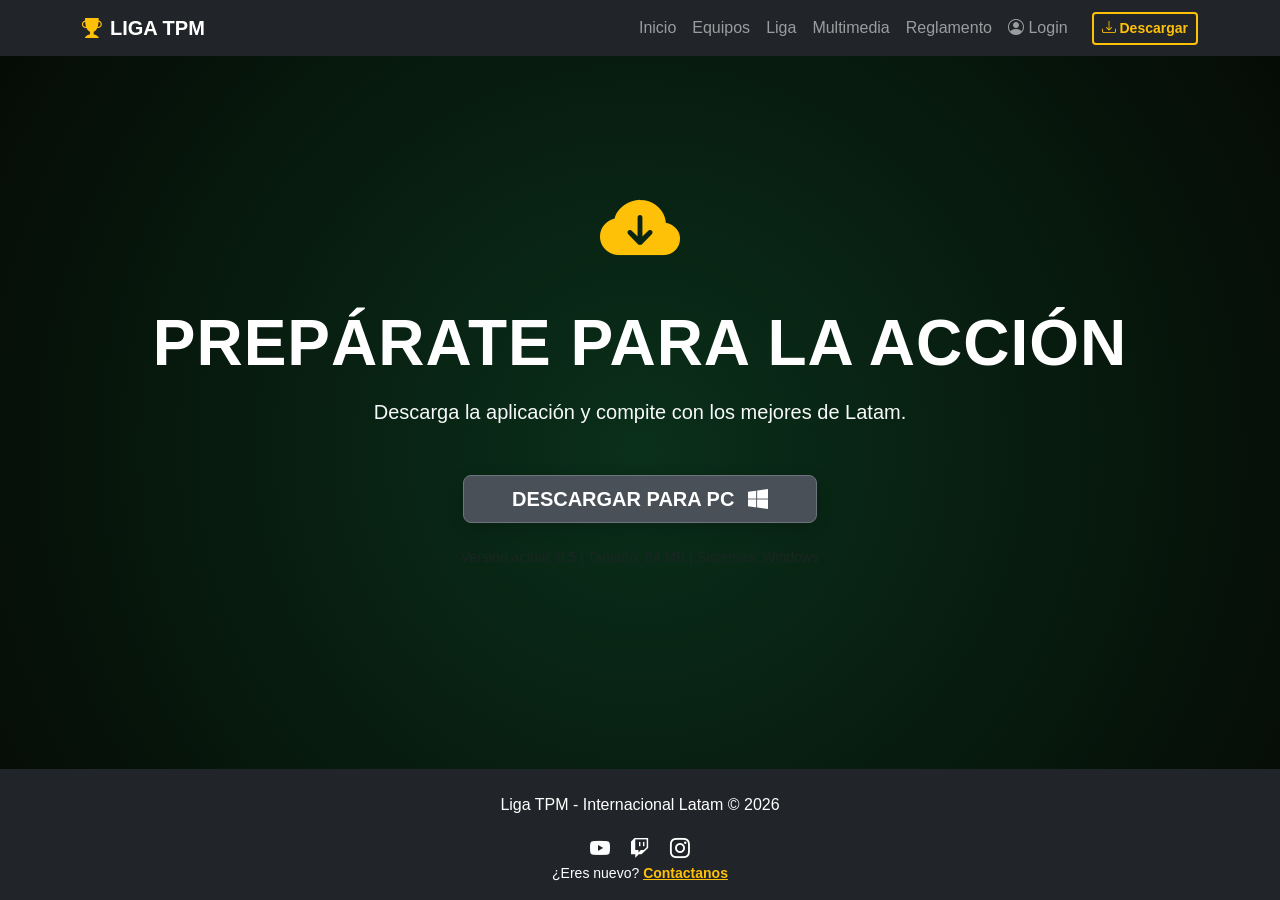
<file: frontend/src/download.html>
<!DOCTYPE html>
<html lang="es">
<head>
    <meta charset="UTF-8">
    <meta name="viewport" content="width=device-width, initial-scale=1.0">
    <title>Descargar - LigaTPM</title>
    <link href="https://cdn.jsdelivr.net/npm/bootstrap@5.0.2/dist/css/bootstrap.min.css" rel="stylesheet">
    <link rel="stylesheet" href="https://cdn.jsdelivr.net/npm/bootstrap-icons@1.8.3/font/bootstrap-icons.css">
    <link rel="stylesheet" href="css/estilos.css">
</head>
<body >

    <!-- Menú de Navegación (Header)  -->
    <nav class="navbar navbar-expand-lg navbar-dark bg-dark fixed-top">
        <div class="container">
            <!-- Logo de la Liga / Botón Inicio -->
            <a class="navbar-brand d-flex align-items-center" href="index.html">
                <i class="bi bi-trophy-fill me-2 text-warning"></i>
                <span class="fw-bold">LIGA TPM</span>
            </a>
            
            <!-- Botón Hamburguesa para Móviles  -->
            <button class="navbar-toggler" type="button" data-bs-toggle="collapse" data-bs-target="#navMenu" aria-controls="navMenu" aria-expanded="false" aria-label="Toggle navigation">
                <span class="navbar-toggler-icon"></span>
            </button>
            <!-- Secciones del Menú  -->
            <div class="collapse navbar-collapse" id="navMenu">
                <ul class="navbar-nav ms-auto mb-2 mb-lg-0 align-items-center">
                    <li class="nav-item">
                        <a class="nav-link " href="index.html">Inicio</a>
                    </li>
                    <li class="nav-item">
                        <a class="nav-link" href="equipos.html">Equipos</a>
                    </li>
                    <li class="nav-item">
                        <a class="nav-link" href="posiciones.html">Liga</a>
                    </li>
                    <li class="nav-item">
                        <a class="nav-link" href="multimedia.html">Multimedia</a>
                    </li>
                    <li class="nav-item">
                        <a class="nav-link" href="reglamento.html">Reglamento</a>
                    </li>
                    <li class="nav-item ">
                        <a class="nav-link" href="login.html">
                            <i class="bi bi-person-circle"></i> Login
                        </a>
                    </li>
                    <!-- Botón de Descargar con formato especial  -->
                    <li class="nav-item ms-lg-3">
                        <a class="btn btn-outline-warning btn-sm" href="download.html">
                            <i class="bi bi-download"></i> Descargar
                        </a>
                    </li>
                </ul>
            </div>
        </div>
    </nav>
    
    <main class="container d-flex align-items-center justify-content-center" style="min-height: 85vh;">
        <div class="text-center">
            <!-- Animación de entrada para el icono -->
            <div class="mb-4 animacion-vuelo">
                <i class="bi bi-cloud-arrow-down-fill text-warning display-1"></i>
            </div>
            
            <h1 class="display-3 fw-bold mb-3">Prepárate para la Acción</h1>
            <p class="lead mb-5 text-light">Descarga la aplicación y compite con los mejores de Latam.</p>
            <!-- Botón con Transiciones y Efectos de Sombra -->
            <div class="d-grid gap-3 d-sm-flex justify-content-sm-center">
                <a href="https://tpm-football.itch.io/tpm" class="btn btn-warning btn-lg px-5 fw-bold boton-descarga">
                    DESCARGAR PARA PC <i class="bi bi-windows ms-2"></i>
                </a>
            </div>
            <p class="mt-4 text-muted small">Versión actual: 0.5 | Tamaño: 84 MB | Sistemas: Windows </p>
        </div>
    </main>

    <footer class="bg-dark text-white pt-4 pb-2 mt-auto">
        <div class="container text-center">
            <p>Liga TPM - Internacional Latam &copy; 2026</p>
            <div class="mb-2">
                <a href="https://www.youtube.com/@TPMFootball/featured" class="text-white me-3 fs-5"><i class="bi bi-youtube"></i></a>
                <a href="https://www.twitch.tv/ligatpm" class="text-white me-3 fs-5"><i class="bi bi-twitch"></i></a>
                <a href="https://www.instagram.com/ligatpm" class="text-white fs-5"><i class="bi bi-instagram"></i></a>
                <p class="small mb-0 text-white">¿Eres nuevo? <a href="registro.html" class="fw-bold text-warning">Contactanos</a></p>
            </div>
        </div>
    </footer>

    <script src="https://cdn.jsdelivr.net/npm/bootstrap@5.0.2/dist/js/bootstrap.bundle.min.js"></script>
</body>
</html>
</file>
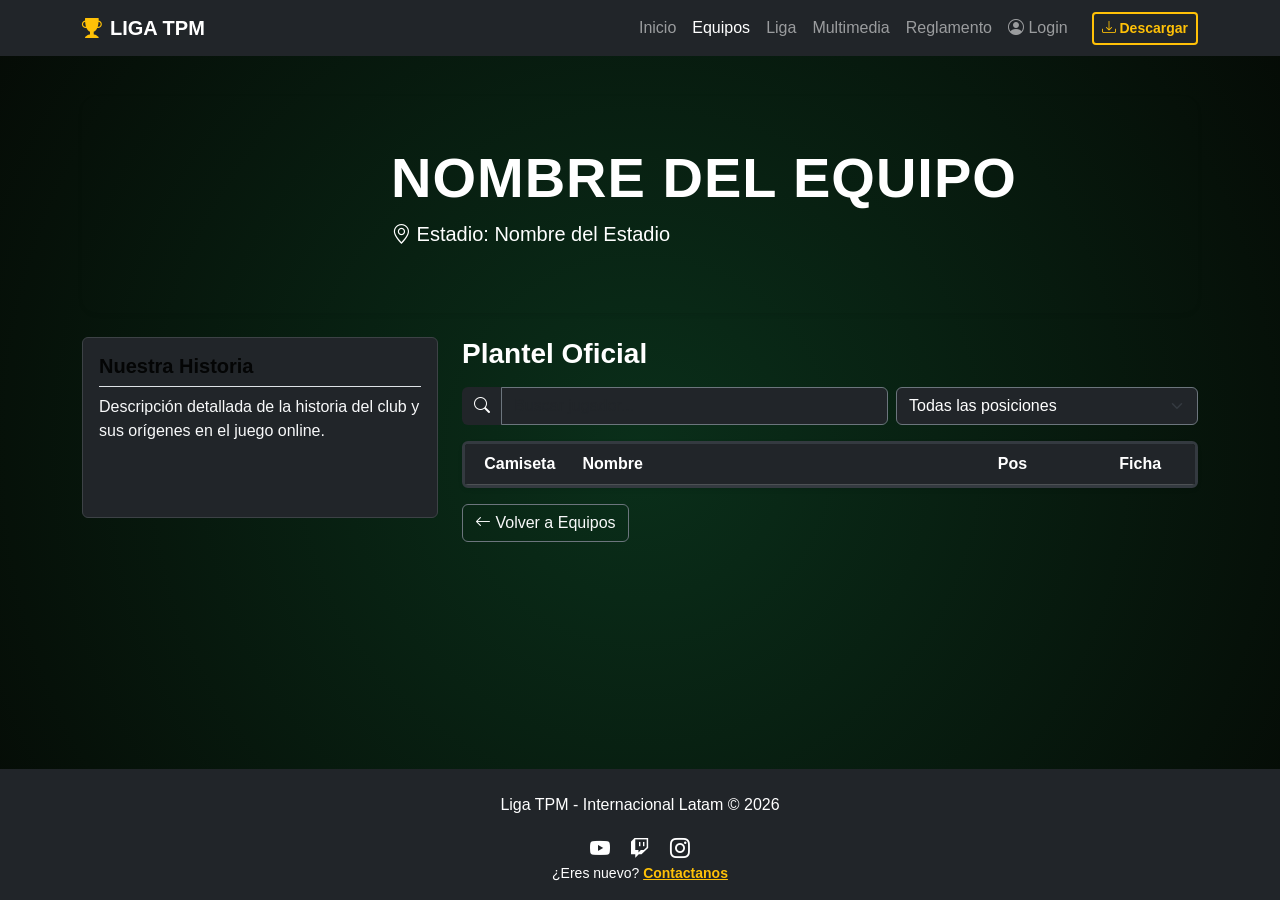
<file: frontend/src/equipo_detalle.html>
<!DOCTYPE html>
<html lang="es">
<head>
    <meta charset="UTF-8">
    <meta name="viewport" content="width=device-width, initial-scale=1.0">
    <title>Detalle del Equipo - LigaTPM</title>
    <link href="https://cdn.jsdelivr.net/npm/bootstrap@5.0.2/dist/css/bootstrap.min.css" rel="stylesheet">
    <link rel="stylesheet" href="https://cdn.jsdelivr.net/npm/bootstrap-icons@1.8.3/font/bootstrap-icons.css">
    <link rel="stylesheet" href="css/estilos.css">
</head>
<body>
        <!-- Menú de Navegación (Header)  -->
    <nav class="navbar navbar-expand-lg navbar-dark bg-dark fixed-top">
        <div class="container">
            <!-- Logo de la Liga / Botón Inicio -->
            <a class="navbar-brand d-flex align-items-center" href="index.html">
                <i class="bi bi-trophy-fill me-2 text-warning"></i>
                <span class="fw-bold">LIGA TPM</span>
            </a>
            
            <!-- Botón Hamburguesa para Móviles  -->
            <button class="navbar-toggler" type="button" data-bs-toggle="collapse" data-bs-target="#navMenu" aria-controls="navMenu" aria-expanded="false" aria-label="Toggle navigation">
                <span class="navbar-toggler-icon"></span>
            </button>
            <!-- Secciones del Menú  -->
            <div class="collapse navbar-collapse" id="navMenu">
                <ul class="navbar-nav ms-auto mb-2 mb-lg-0 align-items-center">
                    <li class="nav-item">
                        <a class="nav-link " href="index.html">Inicio</a>
                    </li>
                    <li class="nav-item">
                        <a class="nav-link active" href="equipos.html">Equipos</a>
                    </li>
                    <li class="nav-item">
                        <a class="nav-link" href="posiciones.html">Liga</a>
                    </li>
                    <li class="nav-item">
                        <a class="nav-link" href="multimedia.html">Multimedia</a>
                    </li>
                    <li class="nav-item">
                        <a class="nav-link" href="reglamento.html">Reglamento</a>
                    </li>
                    <li class="nav-item">
                        <a class="nav-link" href="login.html">
                            <i class="bi bi-person-circle"></i> Login
                        </a>
                    </li>
                    <!-- Botón de Descargar con formato especial  -->
                    <li class="nav-item ms-lg-3">
                        <a class="btn btn-outline-warning btn-sm" href="download.html">
                            <i class="bi bi-download"></i> Descargar
                        </a>
                    </li>
                </ul>
            </div>
        </div>
    </nav>
    <!-- Header compartido  -->

    <main class="container my-5 pt-5 mt-5">
        <!-- Banner de Identidad del Club -->
        <section id="info-club" class="p-5 mb-4 rounded-3 shadow-sm text-white">
            <div class="row align-items-center">
                <div class="col-md-3 text-center">
                    <div id="escudo-detalle"> </div>
                </div>
                <div class="col-md-9">
                    <h1 id="nombre-equipo" class="display-4 fw-bold">Nombre del Equipo</h1>
                    <p id="estadio-equipo" class="lead"><i class="bi bi-geo-alt"></i> Estadio: Nombre del Estadio</p>
                </div>
            </div>
        </section>
        <div class="row">
            <!-- Historia del Club -->
            <article class="col-lg-4 mb-4">
                <div class="card h-100 border-0 bg-light p-3">
                    <h3 class="h5 fw-bold border-bottom pb-2 texto-negro">Nuestra Historia</h3>
                    <p id="historia-texto" class="texto-negro">Descripción detallada de la historia del club y sus orígenes en el juego online.</p>
                </div>
            </article>
            <!-- Roster / Plantilla de Jugadores -->
           <section class="col-lg-8">
    <h3 class="fw-bold mb-3">Plantel Oficial</h3>

    <div class="row g-2 mb-3">
        <div class="col-12 col-md-7">
            <div class="input-group">
                <span class="input-group-text bg-dark text-white border-secondary"><i class="bi bi-search"></i></span>
                <input type="text" id="buscador-jugador" 
                       class="form-control bg-dark text-white border-secondary" 
                       placeholder="Buscar jugador..." onkeyup="buscarJugador()">
            </div>
        </div>
        <div class="col-12 col-md-5">
            <select id="filtro-posicion" class="form-select bg-dark text-white border-secondary" onchange="buscarJugador()">
                <option value="TODOS">Todas las posiciones</option>
                <option value="PO">Porteros (PO)</option>
                <option value="DF">Defensas (DF)</option>
                <option value="MC">Mediocampistas (MC)</option>
                <option value="DL">Delanteros (DL)</option>
            </select>
        </div>
    </div>

    <div id="mensaje-error" class="alert alert-danger d-none mt-2" role="alert">
        <i class="bi bi-exclamation-triangle-fill"></i> El jugador no existe o no hay jugadores en esa posición.
    </div>

    <div class="table-responsive shadow-sm rounded">
        <table class="table table-hover align-middle mb-0">
            <thead class="table-dark">
                <tr>
                    <th class="text-center" style="width: 15%;">Camiseta</th>
                    <th style="width: 50%;">Nombre</th>
                    <th class="text-center" style="width: 20%;">Pos</th>
                    <th class="text-center" style="width: 15%;">Ficha</th>
                </tr>
            </thead>
            <tbody id="tabla-plantilla">
                </tbody>
        </table>
    </div>

    <a href="equipos.html" class="btn btn-outline-secondary mt-3 texto-blanco">
        <i class="bi bi-arrow-left text-blanco"></i> Volver a Equipos
    </a>
</section>
        </div>

    <div class="modal fade" id="modalFicha" tabindex="-1" aria-hidden="true">
        <div class="modal-dialog modal-dialog-centered">
            <div class="modal-content bg-dark text-white border-info">
                <div class="modal-header border-secondary">
                    <h5 class="modal-title" id="tituloModal">Ficha Técnica</h5>
                    <button type="button" class="btn-close btn-close-white" data-bs-dismiss="modal"></button>
                </div>
                <div class="modal-body p-4" id="cuerpoModal">
                    </div>
                <div class="modal-footer border-secondary">
                    <button type="button" class="btn btn-secondary" data-bs-dismiss="modal">Cerrar</button>
                </div>
            </div>
        </div>
    </div>

    </main>

    <footer class="bg-dark text-white pt-4 pb-2 mt-auto">
        <div class="container text-center">
            <p>Liga TPM - Internacional Latam &copy; 2026</p>
            <div class="mb-2">
                <a href="https://www.youtube.com/@TPMFootball/featured" class="text-white me-3 fs-5"><i class="bi bi-youtube"></i></a>
                <a href="https://www.twitch.tv/ligatpm" class="text-white me-3 fs-5"><i class="bi bi-twitch"></i></a>
                <a href="https://www.instagram.com/ligatpm" class="text-white fs-5"><i class="bi bi-instagram"></i></a>
                <p class="small mb-0 text-white">¿Eres nuevo? <a href="registro.html" class="fw-bold text-warning">Contactanos</a></p>
            </div>
        </div>
    </footer>

    <script src="https://cdn.jsdelivr.net/npm/bootstrap@5.0.2/dist/js/bootstrap.bundle.min.js"></script>
    <script src="js/main.js"></script>
</body>
</html>
</file>
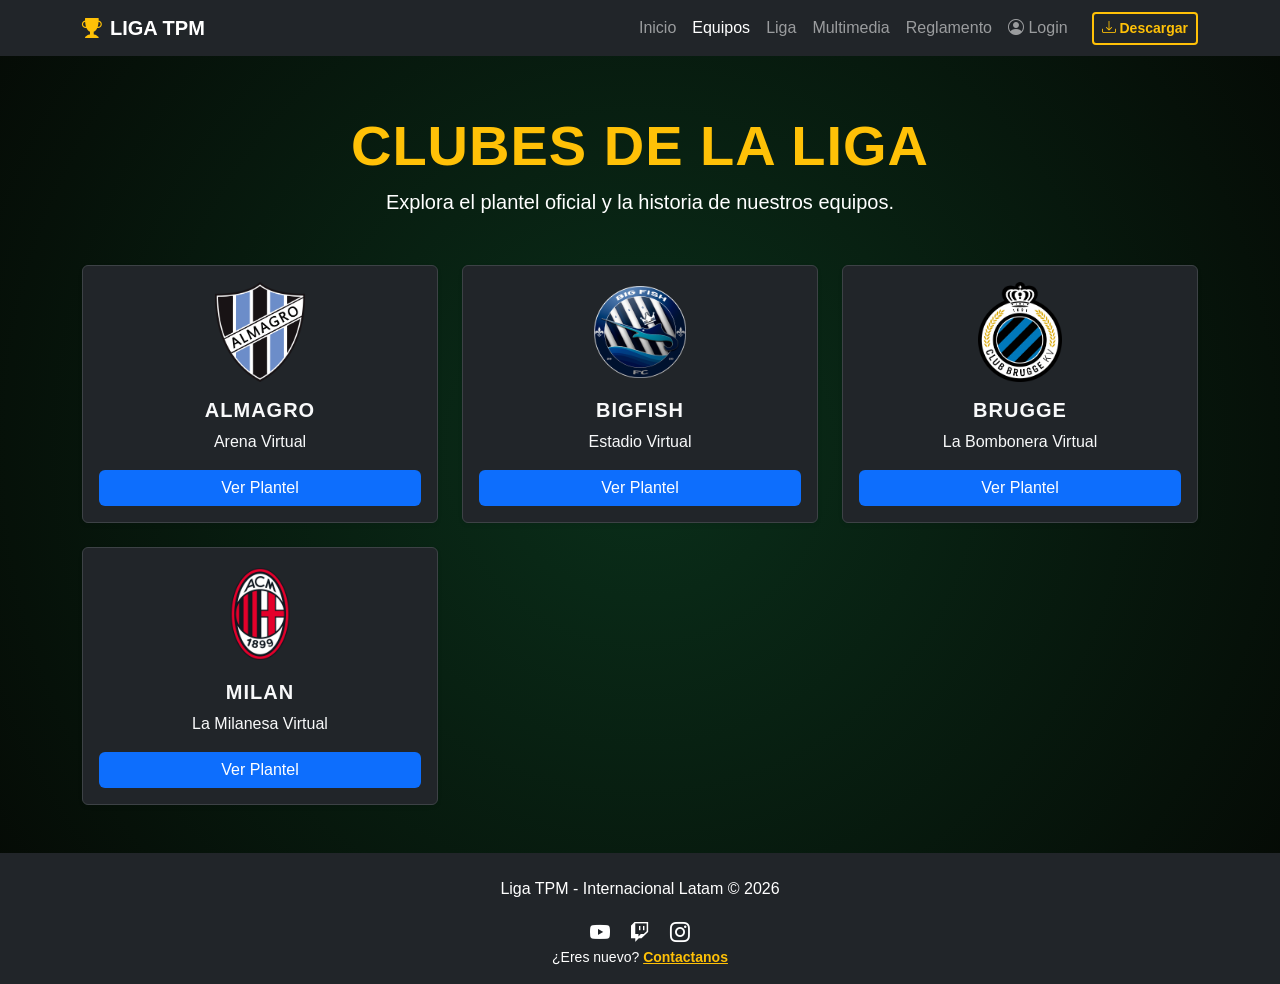
<file: frontend/src/equipos.html>
<!DOCTYPE html>
<html lang="es">
<head>
    <meta charset="UTF-8">
    <meta name="viewport" content="width=device-width, initial-scale=1.0">
    <title>Equipos - LigaTPM</title>
    <link href="https://cdn.jsdelivr.net/npm/bootstrap@5.0.2/dist/css/bootstrap.min.css" rel="stylesheet">
    <link rel="stylesheet" href="https://cdn.jsdelivr.net/npm/bootstrap-icons@1.8.3/font/bootstrap-icons.css">
    <link rel="stylesheet" href="css/estilos.css">
</head>
<body class="d-flex flex-column min-vh-100">

    <nav class="navbar navbar-expand-lg navbar-dark bg-dark fixed-top">
        <div class="container">
            <a class="navbar-brand d-flex align-items-center" href="index.html">
                <i class="bi bi-trophy-fill me-2 text-warning"></i>
                <span class="fw-bold">LIGA TPM</span>
            </a>
            <button class="navbar-toggler" type="button" data-bs-toggle="collapse" data-bs-target="#navMenu">
                <span class="navbar-toggler-icon"></span>
            </button>
            <div class="collapse navbar-collapse" id="navMenu">
                <ul class="navbar-nav ms-auto mb-2 mb-lg-0 align-items-center">
                    <li class="nav-item"><a class="nav-link" href="index.html">Inicio</a></li>
                    <li class="nav-item"><a class="nav-link active" href="equipos.html">Equipos</a></li>
                    <li class="nav-item"><a class="nav-link" href="posiciones.html">Liga</a></li>
                    <li class="nav-item"><a class="nav-link" href="multimedia.html">Multimedia</a></li>
                    <li class="nav-item"><a class="nav-link" href="reglamento.html">Reglamento</a></li>
                    <li class="nav-item">
                        <a class="nav-link" href="login.html"><i class="bi bi-person-circle"></i> Login</a>
                    </li>
                    <li class="nav-item ms-lg-3">
                        <a class="btn btn-outline-warning btn-sm" href="download.html">
                            <i class="bi bi-download"></i> Descargar
                        </a>
                    </li>
                </ul>
            </div>
        </div>
    </nav>

    <main class="container mt-5 pt-5 flex-grow-1">
        
        <header class="text-center mb-5 mt-3">
            <h1 class="display-4 fw-bold color-liga ">Clubes de la Liga</h1>
            <p class="lead ">Explora el plantel oficial y la historia de nuestros equipos.</p>
        </header>

        <section id="contenedor-equipos" class="row row-cols-1 row-cols-md-3 g-4 mb-5">
            </section>
    </main>

    <footer class="bg-dark text-white pt-4 pb-2 mt-auto">
        <div class="container text-center">
            <p>Liga TPM - Internacional Latam &copy; 2026</p>
            <div class="mb-2">
                <a href="https://www.youtube.com/@TPMFootball/featured" class="text-white me-3 fs-5"><i class="bi bi-youtube"></i></a>
                <a href="https://www.twitch.tv/ligatpm" class="text-white me-3 fs-5"><i class="bi bi-twitch"></i></a>
                <a href="https://www.instagram.com/ligatpm" class="text-white fs-5"><i class="bi bi-instagram"></i></a>
                <p class="small mb-0 text-white">¿Eres nuevo? <a href="registro.html" class="fw-bold text-warning">Contactanos</a></p>
            </div>
        </div>
    </footer>

    <script src="https://cdn.jsdelivr.net/npm/bootstrap@5.0.2/dist/js/bootstrap.bundle.min.js"></script>
    <script src="js/main.js"></script>
</body>
</html>
</file>
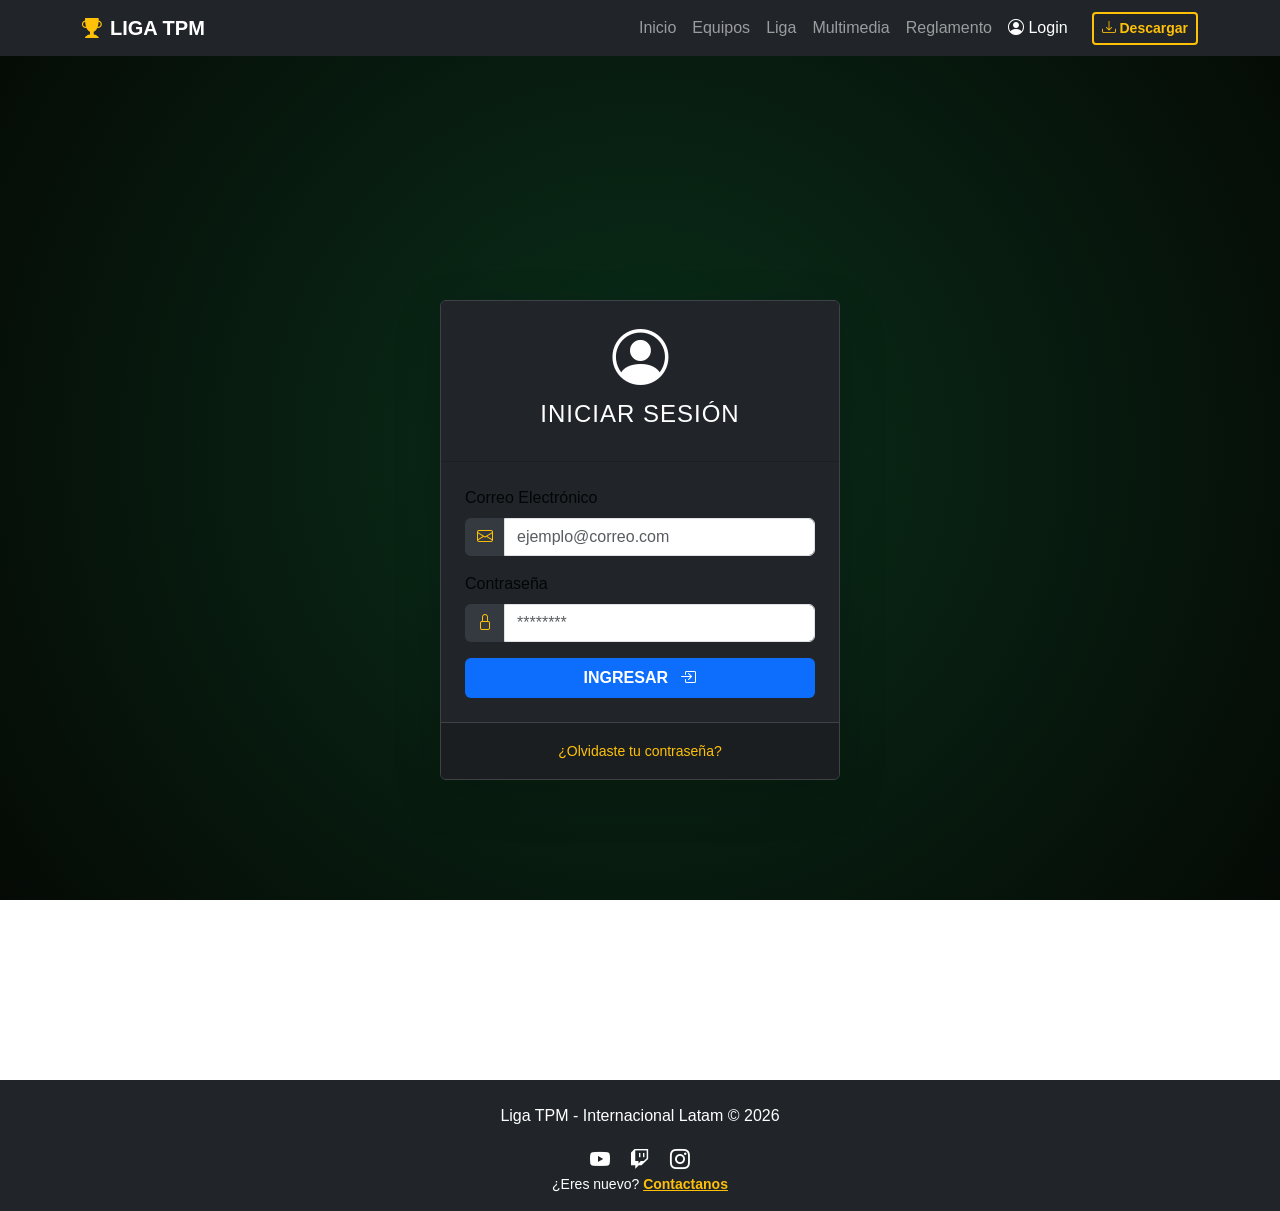
<file: frontend/src/login.html>
<!DOCTYPE html>
<html lang="es">
<head>
    <meta charset="UTF-8">
    <meta name="viewport" content="width=device-width, initial-scale=1.0">
    <title>Login - LigaTPM</title>
    <link href="https://cdn.jsdelivr.net/npm/bootstrap@5.0.2/dist/css/bootstrap.min.css" rel="stylesheet">
    <link rel="stylesheet" href="https://cdn.jsdelivr.net/npm/bootstrap-icons@1.8.3/font/bootstrap-icons.css">
    <link rel="stylesheet" href="css/estilos.css">
</head>
<body class="d-flex flex-column min-vh-100">


        <!-- Menú de Navegación (Header)  -->
    <nav class="navbar navbar-expand-lg navbar-dark bg-dark fixed-top">
        <div class="container">
            <!-- Logo de la Liga / Botón Inicio -->
            <a class="navbar-brand d-flex align-items-center" href="index.html">
                <i class="bi bi-trophy-fill me-2 text-warning"></i>
                <span class="fw-bold">LIGA TPM</span>
            </a>
            
            <!-- Botón Hamburguesa para Móviles  -->
            <button class="navbar-toggler" type="button" data-bs-toggle="collapse" data-bs-target="#navMenu" aria-controls="navMenu" aria-expanded="false" aria-label="Toggle navigation">
                <span class="navbar-toggler-icon"></span>
            </button>
            <!-- Secciones del Menú  -->
            <div class="collapse navbar-collapse" id="navMenu">
                <ul class="navbar-nav ms-auto mb-2 mb-lg-0 align-items-center">
                    <li class="nav-item">
                        <a class="nav-link " href="index.html">Inicio</a>
                    </li>
                    <li class="nav-item">
                        <a class="nav-link" href="equipos.html">Equipos</a>
                    </li>
                    <li class="nav-item">
                        <a class="nav-link" href="posiciones.html">Liga</a>
                    </li>
                    <li class="nav-item">
                        <a class="nav-link" href="multimedia.html">Multimedia</a>
                    </li>
                    <li class="nav-item">
                        <a class="nav-link" href="reglamento.html">Reglamento</a>
                    </li>
                    <li class="nav-item ">
                        <a class="nav-link active" href="login.html">
                            <i class="bi bi-person-circle"></i> Login
                        </a>
                    </li>
                    <!-- Botón de Descargar con formato especial  -->
                    <li class="nav-item ms-lg-3">
                        <a class="btn btn-outline-warning btn-sm" href="download.html">
                            <i class="bi bi-download"></i> Descargar
                        </a>
                    </li>
                </ul>
            </div>
        </div>
    </nav>
    
    <main class="container d-flex align-items-center justify-content-center" style="min-height: 120vh;">
        
        <div class="card shadow-lg border-" style="max-width: 400px; width: 100%;">
            <div class="card-header bg-dark text-white text-center py-4">
                <i class="bi bi-person-circle display-4"></i>
                <h2 class="mt-2 h4">Iniciar Sesión</h2>
            </div>
            <div class="card-body p-4">
                <form id="formLogin" novalidate>
                    <div class="mb-3">
                        <label for="email" class="form-label texto-negro">Correo Electrónico</label>
                        <div class="input-group">
                            <span class="input-group-text"><i class="bi bi-envelope"></i></span>
                            <input type="email" class="form-control" id="email" placeholder="ejemplo@correo.com" required>
                        </div>
                        <div id="errorEmail" class="text-danger small mt-1 d-none"> </div>
                    </div>
                    
                    <div class="mb-3">
                        <label for="password" class="form-label texto-negro">Contraseña</label>
                        <div class="input-group">
                            <span class="input-group-text"><i class="bi bi-lock"></i></span>
                            <input type="password" class="form-control" id="password" placeholder="********" required>
                        </div>
                        <div id="errorPass" class="text-danger small mt-1 d-none"></div>
                    </div>

                    <button type="submit" class="btn btn-primary w-100 fw-bold py-2">
                        INGRESAR <i class="bi bi-box-arrow-in-right ms-2"></i>
                    </button>
                </form>
            </div>
            <div class="card-footer text-center py-3 bg-dark border-top border-secondary">
                <a href="#" class="text-decoration-none small text-warning">¿Olvidaste tu contraseña?</a>
            </div>
        </div>
    </main>

    <footer class="bg-dark text-white pt-4 pb-2 mt-auto">
        <div class="container text-center">
            <p>Liga TPM - Internacional Latam &copy; 2026</p>
            <div class="mb-2">
                <a href="https://www.youtube.com/@TPMFootball/featured" class="text-white me-3 fs-5"><i class="bi bi-youtube"></i></a>
                <a href="https://www.twitch.tv/ligatpm" class="text-white me-3 fs-5"><i class="bi bi-twitch"></i></a>
                <a href="https://www.instagram.com/ligatpm" class="text-white fs-5"><i class="bi bi-instagram"></i></a>
                <p class="small mb-0 text-white">¿Eres nuevo? <a href="registro.html" class="fw-bold text-warning">Contactanos</a></p>
            </div>
        </div>
    </footer>

    <script src="https://cdn.jsdelivr.net/npm/bootstrap@5.0.2/dist/js/bootstrap.bundle.min.js"></script>
    <script src="js/main.js"></script>
</body>
</html>
</file>
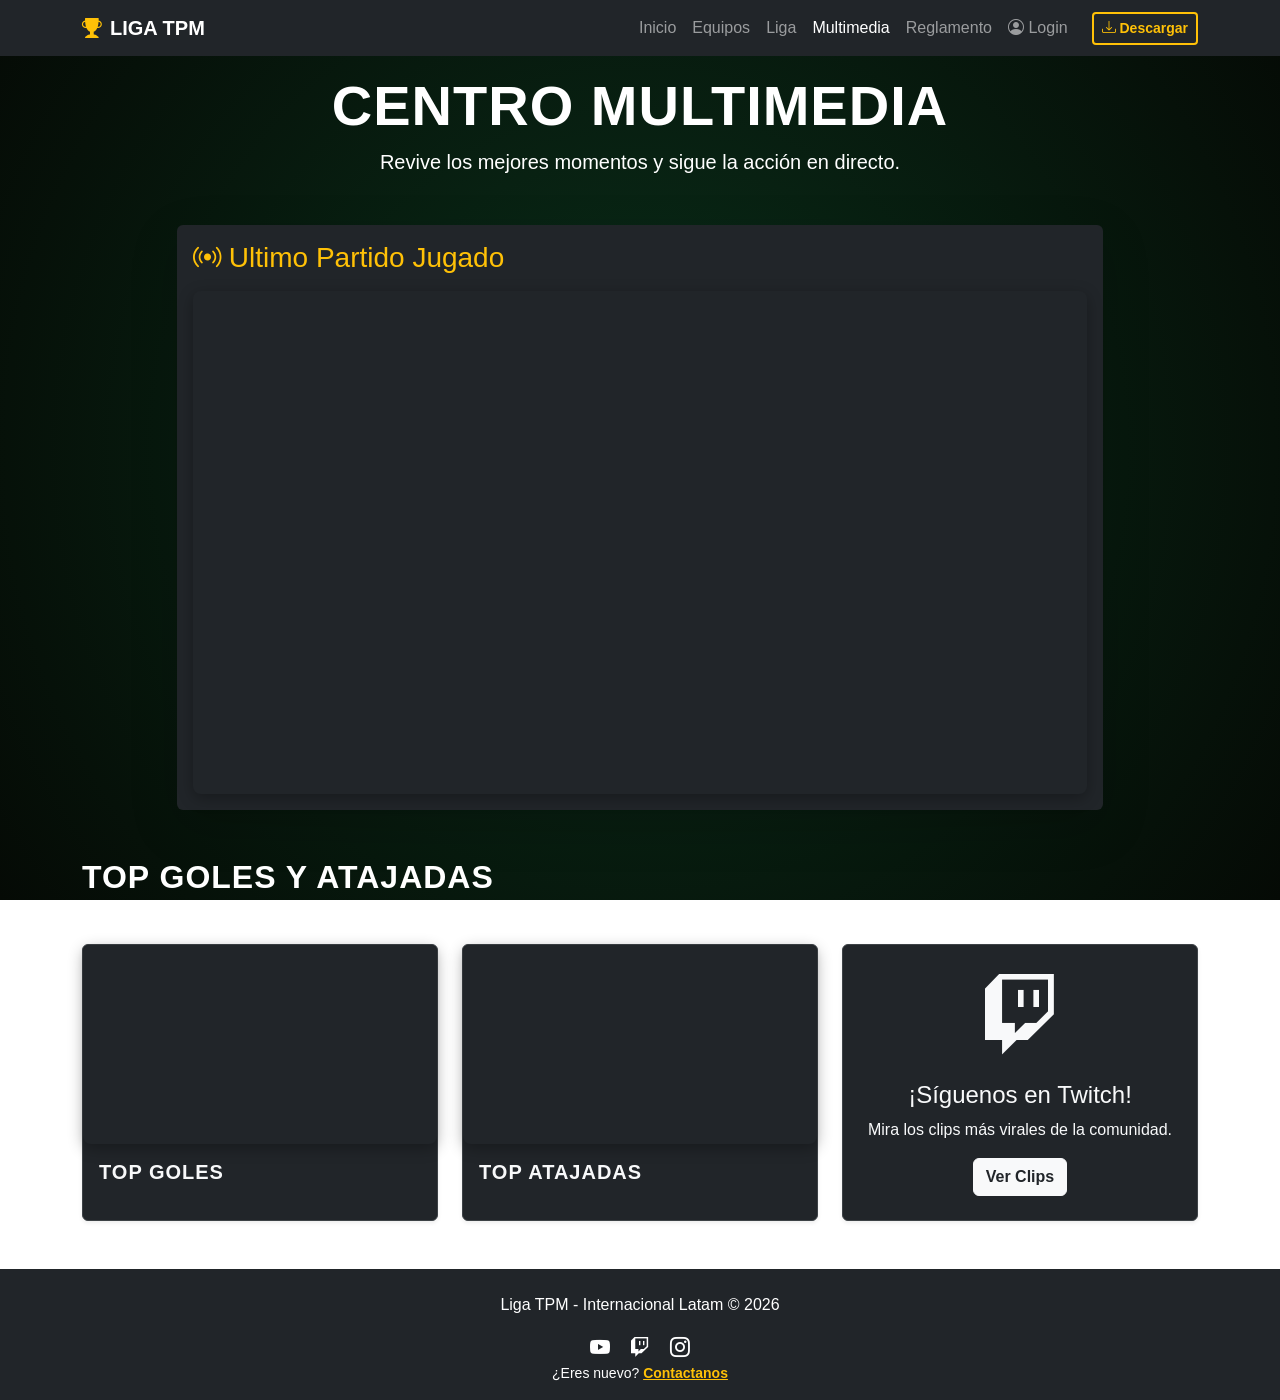
<file: frontend/src/multimedia.html>
<!DOCTYPE html>
<html lang="es">
<head>
    <meta charset="UTF-8">
    <meta name="viewport" content="width=device-width, initial-scale=1.0">
    <title>Multimedia - LigaTPM</title>
    <link href="https://cdn.jsdelivr.net/npm/bootstrap@5.0.2/dist/css/bootstrap.min.css" rel="stylesheet">
    <link rel="stylesheet" href="https://cdn.jsdelivr.net/npm/bootstrap-icons@1.8.3/font/bootstrap-icons.css">
    <link rel="stylesheet" href="css/estilos.css">
</head>
<body>


        <!-- Menú de Navegación (Header)  -->
    <nav class="navbar navbar-expand-lg navbar-dark bg-dark fixed-top">
        <div class="container">
            <!-- Logo de la Liga / Botón Inicio -->
            <a class="navbar-brand d-flex align-items-center" href="index.html">
                <i class="bi bi-trophy-fill me-2 text-warning"></i>
                <span class="fw-bold">LIGA TPM</span>
            </a>
            
            <!-- Botón Hamburguesa para Móviles  -->
            <button class="navbar-toggler" type="button" data-bs-toggle="collapse" data-bs-target="#navMenu" aria-controls="navMenu" aria-expanded="false" aria-label="Toggle navigation">
                <span class="navbar-toggler-icon"></span>
            </button>
            <!-- Secciones del Menú  -->
            <div class="collapse navbar-collapse" id="navMenu">
                <ul class="navbar-nav ms-auto mb-2 mb-lg-0 align-items-center">
                    <li class="nav-item">
                        <a class="nav-link" href="index.html">Inicio</a>
                    </li>
                    <li class="nav-item">
                        <a class="nav-link" href="equipos.html">Equipos</a>
                    </li>
                    <li class="nav-item">
                        <a class="nav-link" href="posiciones.html">Liga</a>
                    </li>
                    <li class="nav-item">
                        <a class="nav-link active" href="multimedia.html">Multimedia</a>
                    </li>
                    <li class="nav-item">
                        <a class="nav-link" href="reglamento.html">Reglamento</a>
                    </li>
                    <li class="nav-item">
                        <a class="nav-link" href="login.html">
                            <i class="bi bi-person-circle"></i> Login
                        </a>
                    </li>
                    <!-- Botón de Descargar con formato especial  -->
                    <li class="nav-item ms-lg-3">
                        <a class="btn btn-outline-warning btn-sm" href="download.html">
                            <i class="bi bi-download"></i> Descargar
                        </a>
                    </li>
                </ul>
            </div>
        </div>
    </nav>
    
    <main class="container my-5">
        <header class="text-center mb-5">
            <br>
            <h1 class="display-4 fw-bold">Centro Multimedia</h1>
            <p class="lead">Revive los mejores momentos y sigue la acción en directo.</p>
        </header>
        <!-- Sección de Transmisión en Vivo (iFrame) -->
        <section class="row mb-5 justify-content-center">
            <div class="col-lg-10">
                <div class="p-3 bg-dark rounded shadow-lg">
                    <h3 class="text-warning mb-3"><i class="bi bi-broadcast"></i> Ultimo Partido Jugado</h3>
                    <div class="ratio ratio-16x9">
                        <!-- Uso de iFrame para insertar contenido externo  -->
                        <iframe src="https://www.youtube.com/embed/eGpE9iZGmmk" 
                                title="Stream en Vivo LigaTPM" 
                                allowfullscreen></iframe>
                    </div>
                </div>
            </div>
        </section>
        <!-- Galería de Videos  -->
        <section class="row g-4">
            <h2 class="fw-bold mb-4">Top Goles y Atajadas</h2>
            
            <!-- Video de YouTube -->
            <div class="col-md-6 col-lg-4">
                <div class="card h-100 border-0 shadow-sm">
                    <div class="ratio ratio-16x9">
                        <iframe src="https://www.youtube.com/embed/0b8NCrsH-cw" title="Mejores Goles" allowfullscreen></iframe>
                    </div>
                    <div class="card-body">
                        <h5 class="card-title">Top Goles</h5>
                    </div>
                </div>
            </div>
            <!-- Video de YouTube -->
            <div class="col-md-6 col-lg-4">
                <div class="card h-100 border-0 shadow-sm">
                    <div class="ratio ratio-16x9">
                        <iframe src="https://www.youtube.com/embed/4qEa69j44gA" title="Mejores Atajadas" allowfullscreen></iframe>
                    </div>
                    <div class="card-body">
                        <h5 class="card-title">Top Atajadas</h5>
                    </div>
                </div>
            </div>
            <!-- Canal Twitch -->
            <div class="col-md-6 col-lg-4">
                <div class="card h-100 card-twitch text-white border-0 shadow-sm d-flex align-items-center justify-content-center p-4 text-center">
                    <i class="bi bi-twitch display-1 mb-3"></i>
                    <h4>¡Síguenos en Twitch!</h4>
                    <p>Mira los clips más virales de la comunidad.</p>
                    <a href="https://www.twitch.tv/ligatpm" class="btn btn-light fw-bold text-dark">Ver Clips</a>
                </div>
            </div>
        </section>
    </main>
    
    <footer class="bg-dark text-white pt-4 pb-2 mt-auto">
        <div class="container text-center">
            <p>Liga TPM - Internacional Latam &copy; 2026</p>
            <div class="mb-2">
                <a href="https://www.youtube.com/@TPMFootball/featured" class="text-white me-3 fs-5"><i class="bi bi-youtube"></i></a>
                <a href="https://www.twitch.tv/ligatpm" class="text-white me-3 fs-5"><i class="bi bi-twitch"></i></a>
                <a href="https://www.instagram.com/ligatpm" class="text-white fs-5"><i class="bi bi-instagram"></i></a>
                <p class="small mb-0 text-white">¿Eres nuevo? <a href="registro.html" class="fw-bold text-warning">Contactanos</a></p>
            </div>
        </div>
    </footer>

    <script src="https://cdn.jsdelivr.net/npm/bootstrap@5.0.2/dist/js/bootstrap.bundle.min.js"></script>
</body>
</html>
</file>
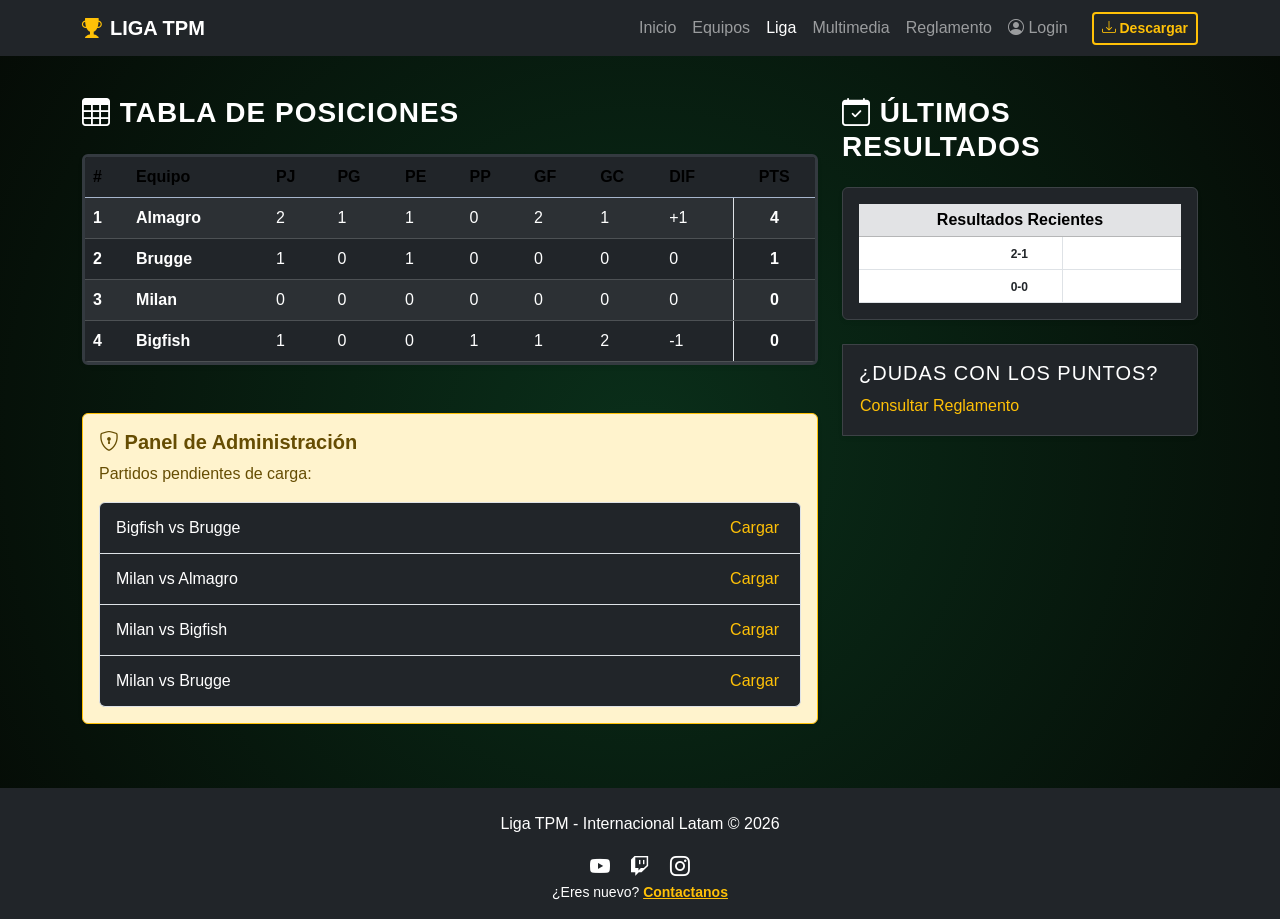
<file: frontend/src/posiciones.html>
<!DOCTYPE html>
<html lang="es">

<head>
    <meta charset="UTF-8">
    <meta name="viewport" content="width=device-width, initial-scale=1.0">
    <title>Liga - Posiciones y Fixture</title>
    <link href="https://cdn.jsdelivr.net/npm/bootstrap@5.0.2/dist/css/bootstrap.min.css" rel="stylesheet">
    <link rel="stylesheet" href="https://cdn.jsdelivr.net/npm/bootstrap-icons@1.8.3/font/bootstrap-icons.css">
    <link rel="stylesheet" href="css/estilos.css">
</head>

<body class="d-flex flex-column min-vh-100">

    <nav class="navbar navbar-expand-lg navbar-dark bg-dark fixed-top">
        <div class="container">
            <a class="navbar-brand d-flex align-items-center" href="index.html">
                <i class="bi bi-trophy-fill me-2 text-warning"></i>
                <span class="fw-bold">LIGA TPM</span>
            </a>
            <button class="navbar-toggler" type="button" data-bs-toggle="collapse" data-bs-target="#navMenu">
                <span class="navbar-toggler-icon"></span>
            </button>
            <div class="collapse navbar-collapse" id="navMenu">
                <ul class="navbar-nav ms-auto mb-2 mb-lg-0 align-items-center">
                    <li class="nav-item"><a class="nav-link" href="index.html">Inicio</a></li>
                    <li class="nav-item"><a class="nav-link" href="equipos.html">Equipos</a></li>
                    <li class="nav-item"><a class="nav-link active" href="posiciones.html">Liga</a></li>
                    <li class="nav-item"><a class="nav-link" href="multimedia.html">Multimedia</a></li>
                    <li class="nav-item"><a class="nav-link" href="reglamento.html">Reglamento</a></li>
                    <li class="nav-item">
                        <a class="nav-link" href="login.html"><i class="bi bi-person-circle"></i> Login</a>
                    </li>
                    <li class="nav-item ms-lg-3">
                        <a class="btn btn-outline-warning btn-sm" href="download.html">
                            <i class="bi bi-download"></i> Descargar
                        </a>
                    </li>
                </ul>
            </div>
        </div>
    </nav>

    <main class="container mt-5 pt-5 flex-grow-1">
        <div class="row">
            <section class="col-lg-8 mb-5">
                <h2 class="h3 fw-bold mb-4"><i class="bi bi-table"></i> Tabla de Posiciones</h2>
                <div class="table-responsive shadow-sm rounded">
                    <table class="table table-dark table-striped table-hover mb-0 text-nowrap">
                        <thead class="table-primary text-dark">
                            <tr>
                                <th class="bg-dark color-liga fw-bold" scope="col">#</th>
                                <th class="bg-dark color-liga fw-bold" scope="col">Equipo</th>
                                <th class="bg-dark color-liga fw-bold" scope="col">PJ</th>
                                <th class="bg-dark color-liga fw-bold" scope="col">PG</th>
                                <th class="bg-dark color-liga fw-bold" scope="col">PE</th>
                                <th class="bg-dark color-liga fw-bold" scope="col">PP</th>
                                <th class="bg-dark color-liga fw-bold d-none d-md-table-cell" scope="col">GF</th>
                                <th class="bg-dark color-liga fw-bold d-none d-md-table-cell" scope="col">GC</th>
                                <th class="bg-dark color-liga fw-bold" scope="col">DIF</th>
                                <th class="bg-dark color-liga fw-bold text-center" scope="col">PTS</th>
                            </tr>
                        </thead>
                        <tbody id="tabla-body">
                        </tbody>
                    </table>
                </div>

                <section id="admin-panel" class="mt-5 d-none">
                    <div class="alert alert-warning border-warning shadow-sm">
                        <h3 class="h5 fw-bold"><i class="bi bi-shield-lock"></i> Panel de Administración</h3>
                        <p>Partidos pendientes de carga:</p>
                        <div id="lista-pendientes" class="list-group"></div>

                    </div>
                </section>
            </section>

            <aside class="col-lg-4">
                <h2 class="h3 fw-bold mb-4"><i class="bi bi-calendar-check"></i> Últimos Resultados</h2>
                <div class="card bg-light border-0 shadow-sm">
                    <div class="card-body">
                        <table class="table table-sm align-middle text-center mb-0">
                            <thead>
                                <tr>
                                    <th colspan="3" class="table-secondary">Resultados Recientes</th>
                                </tr>
                            </thead>
                            <tbody id="lista-resultados">
                            </tbody>
                        </table>
                    </div>
                </div>

                <div class="mt-4 p-3 border-start border-4 border-primary componente-oscuro-liga shadow-sm rounded-end">
                    <h5 class="text-white">¿Dudas con los puntos?</h5>
                    <a href="reglamento.html" class="btn btn-link p-0 text-warning text-decoration-none">
                        Consultar Reglamento</a>
                </div>
            </aside>
        </div>
    </main>

    <footer class="bg-dark text-white pt-4 pb-2 mt-auto">
        <div class="container text-center">
            <p>Liga TPM - Internacional Latam &copy; 2026</p>
            <div class="mb-2">
                <a href="https://www.youtube.com/@TPMFootball/featured" class="text-white me-3 fs-5"><i
                        class="bi bi-youtube"></i></a>
                <a href="https://www.twitch.tv/ligatpm" class="text-white me-3 fs-5"><i class="bi bi-twitch"></i></a>
                <a href="https://www.instagram.com/ligatpm" class="text-white fs-5"><i class="bi bi-instagram"></i></a>
                <p class="small mb-0 text-white">¿Eres nuevo? <a href="registro.html"
                        class="fw-bold text-warning">Contactanos</a></p>
            </div>
        </div>
    </footer>

    <script src="https://cdn.jsdelivr.net/npm/bootstrap@5.0.2/dist/js/bootstrap.bundle.min.js"></script>
    <script src="js/main.js"></script>
</body>

</html>
</file>
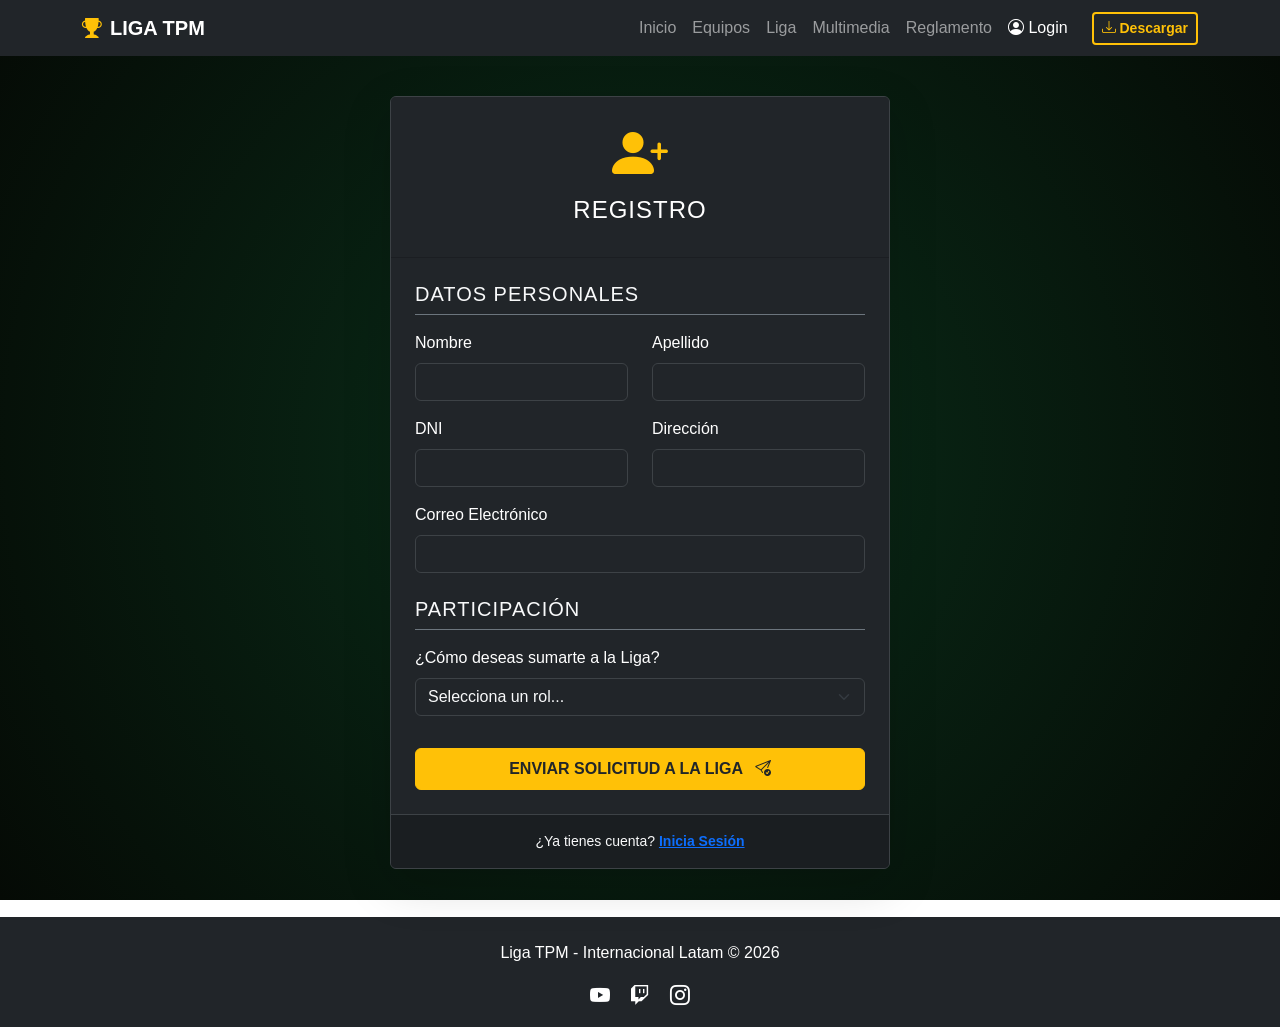
<file: frontend/src/registro.html>
<!DOCTYPE html>
<html lang="es">

<head>
    <meta charset="UTF-8">
    <meta name="viewport" content="width=device-width, initial-scale=1.0">
    <title>Registro de Usuario - LigaTPM</title>
    <link href="https://cdn.jsdelivr.net/npm/bootstrap@5.0.2/dist/css/bootstrap.min.css" rel="stylesheet">
    <link rel="stylesheet" href="https://cdn.jsdelivr.net/npm/bootstrap-icons@1.8.3/font/bootstrap-icons.css">
    <link rel="stylesheet" href="css/estilos.css">
</head>

<body class="d-flex flex-column min-vh-100">

    <!-- Menú de Navegación (Header)  -->
    <nav class="navbar navbar-expand-lg navbar-dark bg-dark fixed-top">
        <div class="container">
            <!-- Logo de la Liga / Botón Inicio -->
            <a class="navbar-brand d-flex align-items-center" href="index.html">
                <i class="bi bi-trophy-fill me-2 text-warning"></i>
                <span class="fw-bold">LIGA TPM</span>
            </a>

            <!-- Botón Hamburguesa para Móviles  -->
            <button class="navbar-toggler" type="button" data-bs-toggle="collapse" data-bs-target="#navMenu"
                aria-controls="navMenu" aria-expanded="false" aria-label="Toggle navigation">
                <span class="navbar-toggler-icon"></span>
            </button>
            <!-- Secciones del Menú  -->
            <div class="collapse navbar-collapse" id="navMenu">
                <ul class="navbar-nav ms-auto mb-2 mb-lg-0 align-items-center">
                    <li class="nav-item">
                        <a class="nav-link " href="index.html">Inicio</a>
                    </li>
                    <li class="nav-item">
                        <a class="nav-link" href="equipos.html">Equipos</a>
                    </li>
                    <li class="nav-item">
                        <a class="nav-link" href="posiciones.html">Liga</a>
                    </li>
                    <li class="nav-item">
                        <a class="nav-link" href="multimedia.html">Multimedia</a>
                    </li>
                    <li class="nav-item">
                        <a class="nav-link" href="reglamento.html">Reglamento</a>
                    </li>
                    <li class="nav-item ">
                        <a class="nav-link active" href="login.html">
                            <i class="bi bi-person-circle"></i> Login
                        </a>
                    </li>
                    <!-- Botón de Descargar con formato especial  -->
                    <li class="nav-item ms-lg-3">
                        <a class="btn btn-outline-warning btn-sm" href="download.html">
                            <i class="bi bi-download"></i> Descargar
                        </a>
                    </li>
                </ul>
            </div>
        </div>
    </nav>

    <main class="container d-flex align-items-center justify-content-center my-5 pt-5" style="min-height: 85vh;">
        <div class="card shadow-lg border-0" style="max-width: 500px; width: 100%;">
            <div class="card-header bg-dark text-white text-center py-4">
                <i class="bi bi-person-plus-fill display-4 text-warning"></i>
                <h2 class="mt-2 h4">Registro</h2>
            </div>
            <div class="card-body p-4">
                <form id="formRegistro" novalidate>
                    <h5 class="text-warning mb-3 border-bottom border-secondary pb-2">Datos Personales</h5>
                    <div class="row mb-3">
                        <div class="col-md-6">
                            <label for="regNombre" class="form-label text-white">Nombre</label>
                            <input type="text" class="form-control componente-oscuro-liga" id="regNombre" required>
                        </div>
                        <div class="col-md-6 mt-3 mt-md-0">
                            <label for="regApellido" class="form-label text-white">Apellido</label>
                            <input type="text" class="form-control componente-oscuro-liga" id="regApellido" required>
                        </div>
                    </div>

                    <div class="row mb-3">
                        <div class="col-md-6">
                            <label for="regDni" class="form-label text-white">DNI</label>
                            <input type="number" class="form-control componente-oscuro-liga" id="regDni" required>
                        </div>
                        <div class="col-md-6 mt-3 mt-md-0">
                            <label for="regDireccion" class="form-label text-white">Dirección</label>
                            <input type="text" class="form-control componente-oscuro-liga" id="regDireccion" required>
                        </div>
                    </div>

                    <div class="mb-4">
                        <label for="regEmail" class="form-label text-white">Correo Electrónico</label>
                        <input type="email" class="form-control componente-oscuro-liga" id="regEmail" required>
                    </div>

                    <h5 class="text-warning mb-3 border-bottom border-secondary pb-2">Participación</h5>
                    <div class="mb-4">
                        <label for="regRol" class="form-label text-white">¿Cómo deseas sumarte a la Liga?</label>
                        <select class="form-select componente-oscuro-liga" id="regRol" required>
                            <option value="" selected disabled>Selecciona un rol...</option>
                            <option value="jugador">Quiero ser Jugador (Agente Libre)</option>
                            <option value="manager">Quiero ser Manager (Inscribir un Equipo)</option>
                        </select>
                    </div>

                    <div id="camposManager" class="d-none p-3 mb-4 border border-warning rounded bg-dark">
                        <h5 class="text-warning mb-3"><i class="bi bi-shield-check"></i> Datos del Equipo</h5>
                        <div class="mb-3">
                            <label for="regNombreEquipo" class="form-label text-white">Nombre del Equipo</label>
                            <input type="text" class="form-control componente-oscuro-liga manager-input">
                        </div>
                        <div class="mb-3">
                            <label for="regEstadio" class="form-label text-white">Estadio Virtual</label>
                            <input type="text" class="form-control componente-oscuro-liga manager-input">
                        </div>
                        <div class="mb-3">
                            <label for="regHistoria" class="form-label text-white">Historia del Equipo</label>
                            <textarea class="form-control componente-oscuro-liga manager-input" id="regHistoria"
                                rows="3"></textarea>
                        </div>
                        <div class="mb-3">
                            <label for="regLogo" class="form-label text-white">Logo del Equipo</label>
                            <input type="file" class="form-control componente-oscuro-liga manager-input" id="regLogo"
                                accept="image/*">
                        </div>
                    </div>

                    <button type="submit" class="btn btn-warning w-100 fw-bold py-2 mt-2 text-dark">
                        ENVIAR SOLICITUD A LA LIGA <i class="bi bi-send-check ms-2"></i>
                    </button>
                </form>
            </div>
            <div class="card-footer text-center py-3 bg-white">
                <p class="small mb-0 text-dark">¿Ya tienes cuenta? <a href="login.html" class="fw-bold">Inicia
                        Sesión</a></p>
            </div>
        </div>
    </main>

    <footer class="bg-dark text-white pt-4 pb-2 mt-auto">
        <div class="container text-center">
            <p>Liga TPM - Internacional Latam &copy; 2026</p>
            <div class="mb-2">
                <a href="https://www.youtube.com/@TPMFootball/featured" class="text-white me-3 fs-5"><i
                        class="bi bi-youtube"></i></a>
                <a href="https://www.twitch.tv/ligatpm" class="text-white me-3 fs-5"><i class="bi bi-twitch"></i></a>
                <a href="https://www.instagram.com/ligatpm" class="text-white fs-5"><i class="bi bi-instagram"></i></a>
            </div>
        </div>
    </footer>

    <script src="https://cdn.jsdelivr.net/npm/bootstrap@5.0.2/dist/js/bootstrap.bundle.min.js"></script>
    <script src="js/main.js"></script>
</body>

</html>
</file>
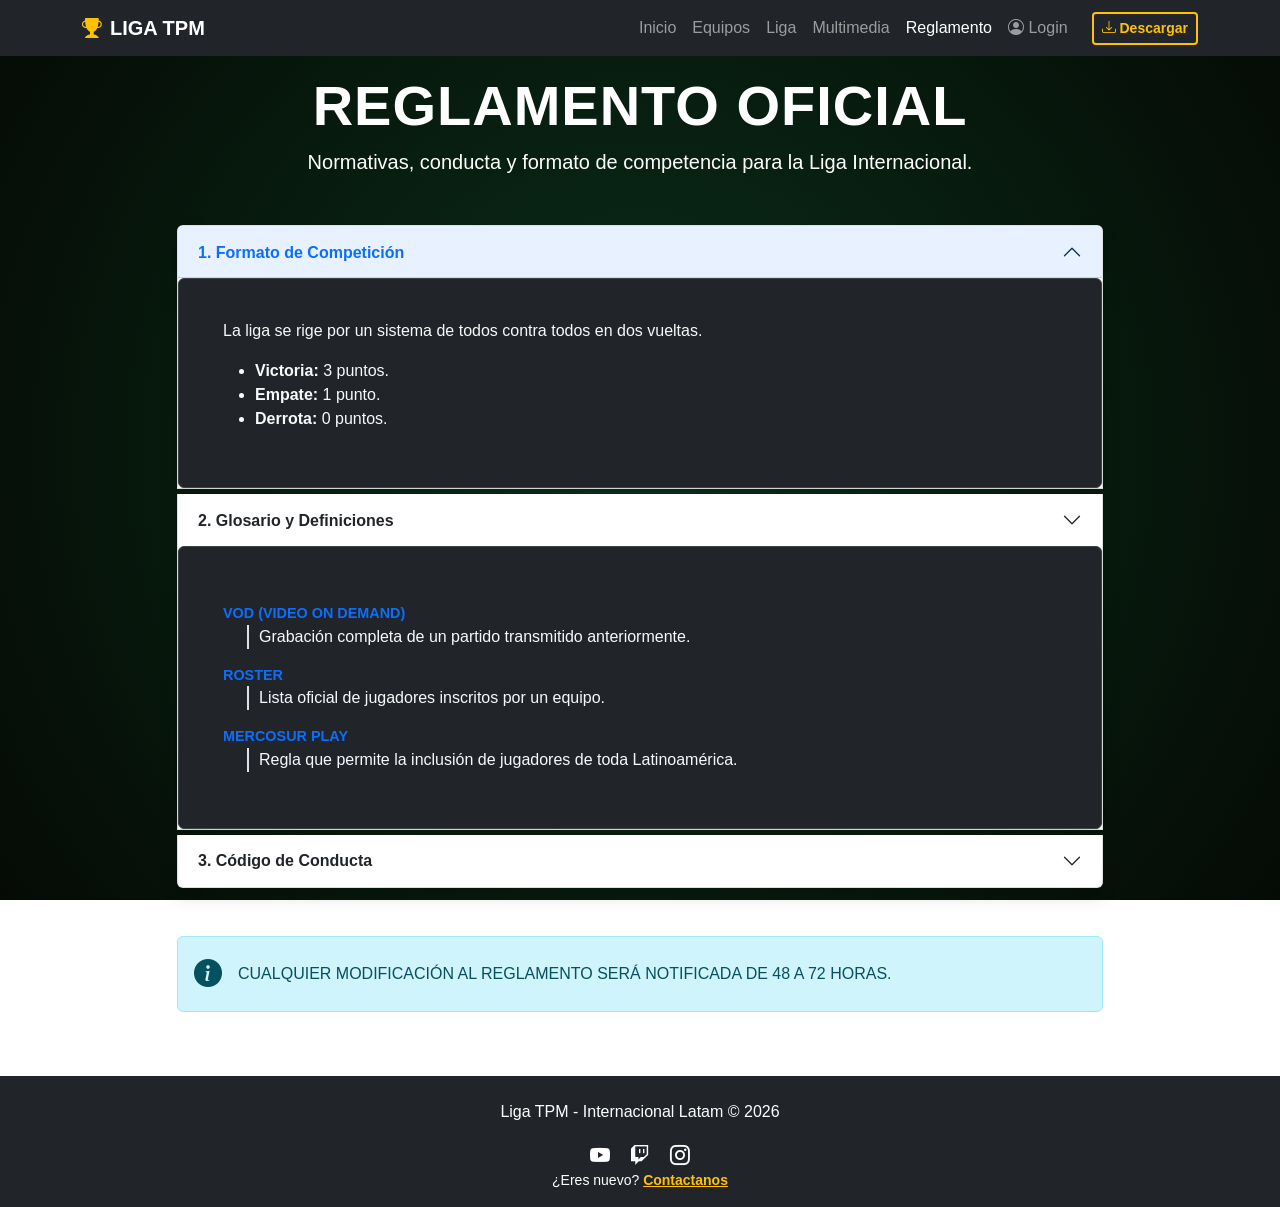
<file: frontend/src/reglamento.html>
<!DOCTYPE html>
<html lang="es">
<head>
    <meta charset="UTF-8">
    <meta name="viewport" content="width=device-width, initial-scale=1.0">
    <title>Reglamento - LigaTPM</title>
    <link href="https://cdn.jsdelivr.net/npm/bootstrap@5.0.2/dist/css/bootstrap.min.css" rel="stylesheet">
    <link rel="stylesheet" href="https://cdn.jsdelivr.net/npm/bootstrap-icons@1.8.3/font/bootstrap-icons.css">
    <link rel="stylesheet" href="css/estilos.css">
</head>
<body>

        <!-- Menú de Navegación (Header)  -->
    <nav class="navbar navbar-expand-lg navbar-dark bg-dark fixed-top">
        <div class="container">
            <!-- Logo de la Liga / Botón Inicio -->
            <a class="navbar-brand d-flex align-items-center" href="index.html">
                <i class="bi bi-trophy-fill me-2 text-warning"></i>
                <span class="fw-bold">LIGA TPM</span>
            </a>
            
            <!-- Botón Hamburguesa para Móviles  -->
            <button class="navbar-toggler" type="button" data-bs-toggle="collapse" data-bs-target="#navMenu" aria-controls="navMenu" aria-expanded="false" aria-label="Toggle navigation">
                <span class="navbar-toggler-icon"></span>
            </button>
            <!-- Secciones del Menú  -->
            <div class="collapse navbar-collapse" id="navMenu">
                <ul class="navbar-nav ms-auto mb-2 mb-lg-0 align-items-center">
                    <li class="nav-item">
                        <a class="nav-link" href="index.html">Inicio</a>
                    </li>
                    <li class="nav-item">
                        <a class="nav-link" href="equipos.html">Equipos</a>
                    </li>
                    <li class="nav-item">
                        <a class="nav-link" href="posiciones.html">Liga</a>
                    </li>
                    <li class="nav-item">
                        <a class="nav-link" href="multimedia.html">Multimedia</a>
                    </li>
                    <li class="nav-item">
                        <a class="nav-link active" href="reglamento.html">Reglamento</a>
                    </li>
                    <li class="nav-item">
                        <a class="nav-link" href="login.html">
                            <i class="bi bi-person-circle"></i> Login
                        </a>
                    </li>
                    <!-- Botón de Descargar con formato especial  -->
                    <li class="nav-item ms-lg-3">
                        <a class="btn btn-outline-warning btn-sm" href="download.html">
                            <i class="bi bi-download"></i> Descargar
                        </a>
                    </li>
                </ul>
            </div>
        </div>
    </nav>
    
    <main class="container my-5">
        <header class="text-center mb-5">
            <br>
            <h1 class="display-4 fw-bold">Reglamento Oficial</h1>
            <p class="lead">Normativas, conducta y formato de competencia para la Liga Internacional.</p>
        </header>
        <div class="row justify-content-center">
            <div class="col-lg-10">
                
                <!-- Uso de Acordeón (Collapse) de Bootstrap -->
                <div class="accordion shadow" id="accordionReglamento">
                    
                    <!-- Sección 1: Formato -->
                    <div class="accordion-item">
                        <h2 class="accordion-header" id="headingOne">
                            <button class="accordion-button fw-bold " type="button" data-bs-toggle="collapse" data-bs-target="#collapseOne">
                                1. Formato de Competición
                            </button>
                        </h2>
                        <div id="collapseOne" class="accordion-collapse collapse show p-4 componente-oscuro-liga rounded shadow-sm" data-bs-parent="#accordionReglamento">
                            <div class="accordion-body">
                                <p>La liga se rige por un sistema de todos contra todos en dos vueltas.</p>
                                <ul>
                                    <li><strong>Victoria:</strong> 3 puntos.</li>
                                    <li><strong>Empate:</strong> 1 punto.</li>
                                    <li><strong>Derrota:</strong> 0 puntos.</li>
                                </ul>
                            </div>
                        </div>
                    </div>
                    <!-- Sección 2: Glosario de Términos (Lista de Definición)  -->
                    <div class="accordion-item">
                        <h2 class="accordion-header" id="headingTwo">
                            <button class="accordion-button collapsed fw-bold" type="button" data-bs-toggle="collapse" data-bs-target="#collapseTwo">
                                2. Glosario y Definiciones
                            </button>
                        </h2>
                        <div id="collapseTwo" class="accordion-collapse collapse show p-4 componente-oscuro-liga rounded shadow-sm" data-bs-parent="#accordionReglamento">
                            <div class="accordion-body">
                                <dl>
                                    <dt class="text-primary">VOD (Video On Demand)</dt>
                                    <dd class="texto-blanco">Grabación completa de un partido transmitido anteriormente.</dd>
                                    
                                    <dt class="text-primary">Roster</dt>
                                    <dd class="texto-blanco">Lista oficial de jugadores inscritos por un equipo.</dd>
                                    
                                    <dt class="text-primary">Mercosur Play</dt>
                                    <dd class="texto-blanco">Regla que permite la inclusión de jugadores de toda Latinoamérica.</dd>
                                </dl>
                            </div>
                        </div>
                    </div>
                    <!-- Sección 3: Conducta -->
                    <div class="accordion-item">
                        <h2 class="accordion-header" id="headingThree">
                            <button class="accordion-button collapsed fw-bold" type="button" data-bs-toggle="collapse" data-bs-target="#collapseThree">
                                3. Código de Conducta
                            </button>
                        </h2>
                        <div id="collapseThree" class="accordion-collapse collapse p-4 componente-oscuro-liga rounded shadow-sm" data-bs-parent="#accordionReglamento">
                            <div class="accordion-body">
                                <p>Se prohíbe terminantemente el uso de lenguaje ofensivo en chats globales y transmisiones. El incumplimiento resultará en la pérdida de puntos o expulsión de la liga.</p>
                            </div>
                        </div>
                    </div>
                </div>
                <!-- Nota informativa con clase Alert-->
                <div class="alert alert-info mt-5 d-flex align-items-center" role="alert">
                    <i class="bi bi-info-circle-fill me-3 fs-3"></i>
                    <div>
                        CUALQUIER MODIFICACIÓN AL REGLAMENTO SERÁ NOTIFICADA DE 48 A 72 HORAS.
                    </div>
                </div>
            </div>
        </div>
    </main>

    <footer class="bg-dark text-white pt-4 pb-2 mt-auto">
        <div class="container text-center">
            <p>Liga TPM - Internacional Latam &copy; 2026</p>
            <div class="mb-2">
                <a href="https://www.youtube.com/@TPMFootball/featured" class="text-white me-3 fs-5"><i class="bi bi-youtube"></i></a>
                <a href="https://www.twitch.tv/ligatpm" class="text-white me-3 fs-5"><i class="bi bi-twitch"></i></a>
                <a href="https://www.instagram.com/ligatpm" class="text-white fs-5"><i class="bi bi-instagram"></i></a>
                <p class="small mb-0 text-white">¿Eres nuevo? <a href="registro.html" class="fw-bold text-warning">Contactanos</a></p>
            </div>
        </div>
    </footer>

    <script src="https://cdn.jsdelivr.net/npm/bootstrap@5.0.2/dist/js/bootstrap.bundle.min.js"></script>
</body>
</html>
</file>
<file: frontend/src/css/estilos.css>
/* Definición de Variables Globales */
:root {
    /* Paleta de Colores LigaTPM */
    --color-primario: #0d6efd;      /* Azul Bootstrap */
    --color-primario-dark: #0b5ed7;
    --color-acento: #ffc107;        /* Amarillo/Oro */
    --color-fondo: #f8f9fa;
    --color-oscuro: #343a40;
    --color-texto-muted: #495057;
    --color-texto-negro: #040505; 
    --color-texto-blanco: #f8f9fa;
    
    /* Sombras y Bordes */
    --shadow-sm: 0 4px 15px rgba(0,0,0,0.1);
    --shadow-lg: 0 1rem 3rem rgba(0,0,0,.175);
    --border-radius: 15px;
    
    /* Transiciones */
    --transition-fast: 0.2s ease-in-out;
    --transition-normal: 0.3s ease;
    --transition-slow: 0.4s ease;
}

/* Box Model y Reset básico */
* {
    box-sizing: border-box;
}

body {
    background-color: var(--color-fondo);
    font-family: 'Segoe UI', Tahoma, Geneva, Verdana, sans-serif;
    display: flex;
    flex-direction: column;
    min-height: 100vh;
    /* Un degradado que va de un verde muy oscuro a un negro profundo */
    background: radial-gradient(circle at center, #0a2f1a 0%, #050a05 100%);
    background-attachment: fixed; /* El fondo no se mueve al hacer scroll */
    color: white; /* Asegúrate de que el texto base sea claro */
}

.texto-negro {
    color: var(--color-texto-negro);
}

.texto-blanco {
    color: var(--color-texto-blanco);
}

.color-liga{
    color: var(--color-acento);
}

/* Crece para empujar el footer */
main {
    flex-grow: 1;
}

/* Efectos de sombreado y bordes */
.rounded-3 {
    border-radius: var(--border-radius) !important;
}

.shadow-lg {
    box-shadow: var(--shadow-lg) !important;
}

/* Pseudoclase Hover para interactividad */
.nav-link:hover {
    color: var(--color-acento) !important;
    transition: var(--transition-normal);
}

/* Estilo para el botón de descargar */
.btn-outline-warning {
    border-width: 2px;
    font-weight: bold;
    color: var(--color-acento);
    border-color: var(--color-acento);
}

.card:hover {
    transform: translateY(-10px);
    box-shadow: 0 10px 20px rgba(0,0,0,0.12) !important;
}

.card-twitch {
    background-color: #9146FF !important; /* Color oficial de Twitch */
    transition: transform var(--transition-normal), box-shadow var(--transition-normal);
}

/* Efecto visual interactivo al pasar el mouse */
.card-twitch:hover {
    transform: translateY(-5px); /* Eleva la tarjeta suavemente */
    box-shadow: 0 10px 25px rgba(145, 70, 255, 0.5) !important; /* Brillo violeta */
}

/* Ajuste opcional para el botón interno dentro de la tarjeta de Twitch */
.card-twitch .btn-light {
    transition: background-color var(--transition-fast), color var(--transition-fast);
}

.card-twitch .btn-light:hover {
    background-color: #f8f9fa;
    color: #9146FF !important; /* El texto del botón cambia a violeta al enfocarlo */
}

/* Tipografía de encabezados */
h1, h2, h5 {
    text-transform: uppercase;
    letter-spacing: 1px;
}

.borde-liga-destacado {
    border-left: 4px solid var(--color-primario) !important;
}

/* Estilo para las tablas de liga */
.table-responsive {
    border: 3px solid var(--color-oscuro);
}

/* Resaltado de la columna de Puntos */
td:last-child {
    border-left: 1px solid #dee2e6;
}

/* Ajustes para móviles */
@media (max-width: 576px) {
    .table-sm {
        font-size: 0.85rem;
    }
}

/* Estilos para contenedores de video */
.ratio {
    border-radius: 8px;
    overflow: hidden;
    box-shadow: 0 4px 15px rgba(0,0,0,0.3);
}

.card-title {
    color: var(--color-primario);
    font-weight: bold;
}

/* Efecto al pasar el mouse por las cards de video */
.card:hover .card-body {
    background-color: var(--color-oscuro);
    transition: var(--transition-normal);
}

/* Estilos específicos para formularios */
.input-group-text {
    background-color: var(--color-oscuro);
    color: var(--color-acento);
    border: none;
}

.form-control:focus {
    border-color: var(--color-acento);
    box-shadow: 0 0 0 0.25rem rgba(255, 193, 7, 0.25);
}

.btn-primary {
    background-color: var(--color-primario);
    border: none;
    transition: transform var(--transition-fast);
}

.btn-primary:hover {
    transform: scale(1.02);
    background-color: var(--color-primario-dark);
}

/* Estilo para listas de definición */
dt {
    font-weight: bold;
    margin-top: 1rem;
    text-transform: uppercase;
    font-size: 0.9rem;
}

dd {
    margin-left: 1.5rem;
    color: var(--color-texto-muted);
    border-left: 2px solid #dee2e6;
    padding-left: 10px;
}

/* Personalización del acordeón */
.accordion-button:not(.collapsed) {
    background-color: #e7f1ff;
    color: var(--color-primario);
    box-shadow: inset 0 -1px 0 rgba(0,0,0,.125);
}

.accordion-item {
    border: 1px solid rgba(0,0,0,.125);
    margin-bottom: 5px;
}

/* Animación de entrada (Keyframes) */
@keyframes flotar {
    0% { transform: translateY(0px); }
    50% { transform: translateY(-20px); }
    100% { transform: translateY(0px); }
}

.animacion-vuelo {
    animation: flotar 3s ease-in-out infinite;
}

/* Transiciones en el botón de descarga */
.boton-descarga {
    background-color: #495057 !important; 
    color: #ffffff !important;            
    border: 1px solid #6c757d !important; 
    transition: all var(--transition-slow);
    box-shadow: 0 4px 15px rgba(0, 0, 0, 0.2);
}

.boton-descarga:hover {
    transform: scale(1.05);
    background-color: #000000 !important;
    color: #ffc107 !important;            
    border-color: #ffc107 !important;    
    box-shadow: 0 10px 30px rgba(255, 193, 7, 0.3); 
    letter-spacing: 2px;
}

/* Efecto para el fondo del body en esta página */
body.bg-dark {
    background: radial-gradient(circle, #212529 0%, #000000 100%);
}

/* Ajuste dinámico para el Carrusel en index.html */
.carousel-inner .carousel-item {
    height: 600px; /* Altura controlada desde CSS */
}

.carousel-inner .carousel-item img {
    height: 100%;
    width: 100%;
    object-fit: contain; /* 'contain' asegura que el banner se vea completo */
    padding: 20px; /* Un poco de aire para que no toque los bordes */
    object-position: center;
}

/* Ajuste responsive para celulares */
@media (max-width: 768px) {
    .carousel-inner .carousel-item {
        height: 250px; 
    }
}

/* Estilo para las estrellas de la ficha técnica */
.text-warning.bi-star-fill {
    filter: drop-shadow(0 0 2px rgba(255, 193, 7, 0.5));
    font-size: 1.1rem;
}

.text-muted.bi-star {
    opacity: 0.3;
}

/* Color de fondo para las filas del cuerpo en estado normal */
#tabla-plantilla tr {
    background-color: #ffffff !important;
    transition: background-color 0.2s ease; /* Hace que el cambio de color sea suave */
}

/* MANEJO DEL HOVER */
#tabla-plantilla tr:hover {
    /* Un gris muy suave o un celeste clarito para que no choque con el blanco */
    background-color: #f1f3f5 !important; 
    
    /* Opcional: puedes hacer que el texto cambie ligeramente de color también */
    color: #000000 !important; 
    
    /* Opcional: agregar una sombra sutil para dar efecto de elevación */
    box-shadow: inset 0 0 10px rgba(0,0,0,0.05);
}

.card {
    transition: transform var(--transition-normal), box-shadow var(--transition-normal);
    cursor: pointer;
    background-color: #212529 !important;
    color: #f8f9fa !important; /* Texto claro */
    border: 1px solid #3d4246 !important; /* Borde sutil para que no se pierda en el fondo */
}

/* Asegurar que los títulos y textos dentro de las cards sean legibles */
.card .card-title, .card h4, .card h5, .card p {
    color: #f8f9fa !important;
}

/* Ajuste específico para los footers o links internos de las cards que eran blancos */
.card .card-footer {
    background-color: #1a1e21 !important;
    border-top: 1px solid #3d4246 !important;
}

/* Clase de utilidad personalizada para secciones de texto plano (Reglamento, Asides) */
.componente-oscuro-liga {
    background-color: #212529 !important;
    color: #f8f9fa !important;
    border: 1px solid #3d4246 !important;
}
</file>
